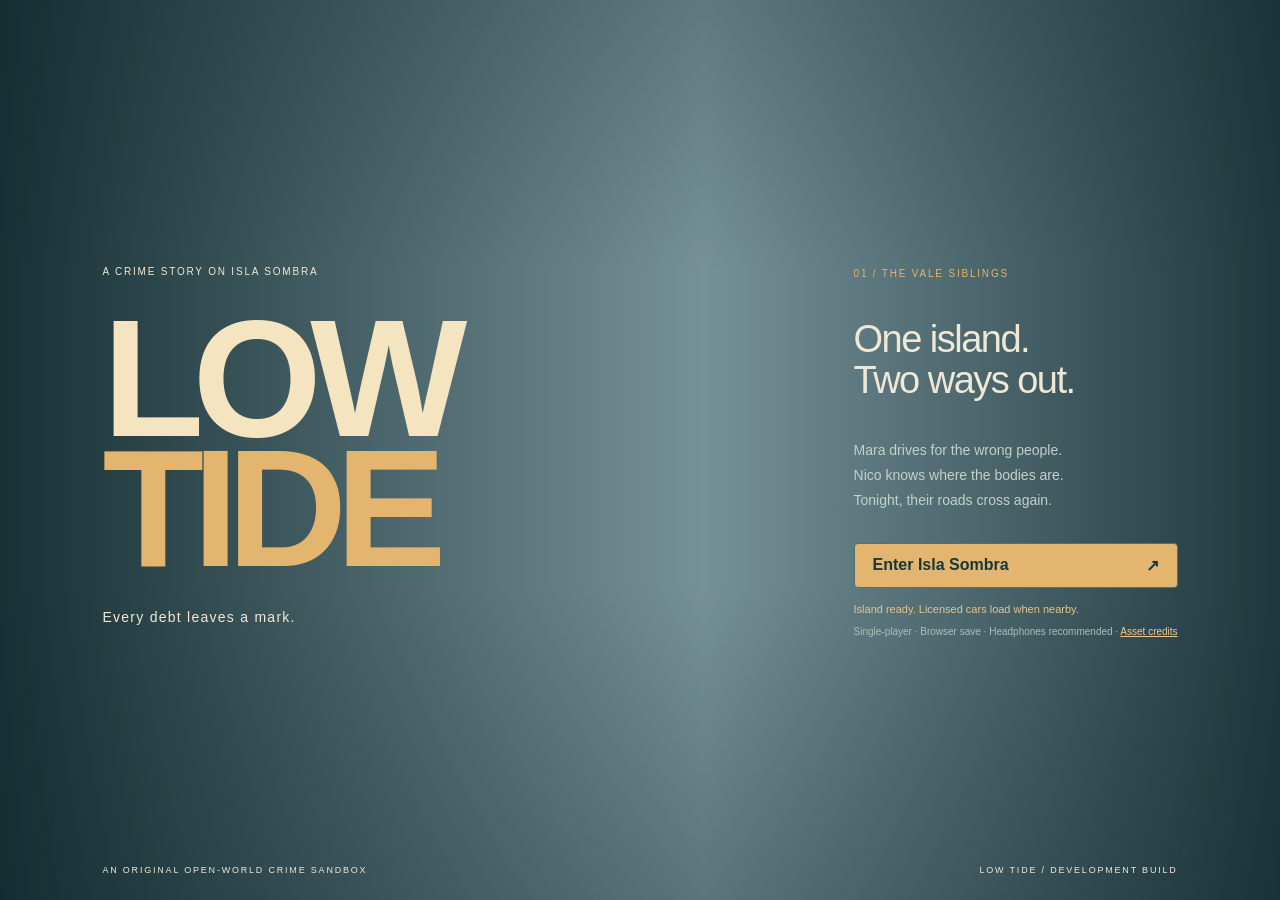
<file: index.html>
<!doctype html><html lang="en"><head><meta charset="utf-8"><meta name="viewport" content="width=device-width,initial-scale=1,viewport-fit=cover,user-scalable=no"><meta name="theme-color" content="#163b3c"><title>Low Tide · Isla Sombra</title><link rel="manifest" href="manifest.webmanifest"><link rel="apple-touch-icon" href="assets/app192.png"><link rel="icon" type="image/svg+xml" href="icon.svg"><link rel="stylesheet" href="style.css"></head><body><canvas id="game" aria-label="Low Tide 3D world"></canvas><div id="damageFlash"></div><div id="vignette"></div><div id="hud" hidden><div id="assetNotice" hidden></div><header><div><small>ISLA SOMBRA</small><h1 id="district">Old Quarter</h1></div><div id="status"></div></header><aside id="objective"></aside><div id="toast" role="status"></div><div id="switchCard" hidden></div><canvas id="minimap" width="170" height="170" aria-label="Island minimap"></canvas><div id="stealth" hidden></div><div id="crosshair">·</div><div id="bottom"><div id="person"></div><div id="hint"></div><button id="menuBtn">Map / Journal</button></div><div id="stick"><i></i></div><div id="look"></div><div id="pedals"><button id="horn">Horn</button><button id="brake" aria-label="Brake and reverse">Brake</button><button id="handbrake">Handbrake</button><button id="gas" aria-label="Accelerate">Gas</button></div><div id="actions"><button id="fire">Fire</button><button id="crouch">Crouch</button><button id="sprint">Run</button><button id="use">Use</button><button id="switch">Switch</button><button id="more" aria-controls="secondaryActions" aria-expanded="false">More ···</button></div><div id="secondaryActions" hidden><button id="photo">Photo</button><button id="reload">Reload</button><button id="heal">Field kit</button><button id="yield">Yield</button></div></div><main id="title"><div class="brand"><small>A CRIME STORY ON ISLA SOMBRA</small><h2>LOW<br><em>TIDE</em></h2><p>Every debt leaves a mark.</p></div><div class="start"><span>01 / THE VALE SIBLINGS</span><h3>One island.<br>Two ways out.</h3><p>Mara drives for the wrong people.<br>Nico knows where the bodies are.<br>Tonight, their roads cross again.</p><button id="begin">Enter Isla Sombra <b>↗</b></button><p id="assetStatus" role="status">Preparing the island…</p><button id="retryAssets" hidden>Retry visual assets</button><small>Single-player · Browser save · Headphones recommended · <a href="credits.html" target="_blank" rel="noopener">Asset credits</a></small></div><footer>AN ORIGINAL OPEN-WORLD CRIME SANDBOX <span>LOW TIDE / DEVELOPMENT BUILD</span></footer></main><section id="panel" hidden></section><section id="photoPanel" hidden><strong>ISLA SOMBRA / PHOTO</strong><label>Distance <input id="photoDistance" type="range" min="4" max="80" step="1"></label><label>Lens <input id="photoFov" type="range" min="28" max="85" step="1"></label><label>Sun <input id="photoSun" type="range" min="0" max="23.9" step=".1"></label><button id="photoSave">Save PNG</button><button id="photoClose">Return</button><span id="photoResult" role="status"></span></section><section id="resumePanel" hidden role="dialog" aria-label="Resume the island"><h2>Your story is still here.</h2><p id="resumeStatus"></p><button id="resumeGame">Continue playing</button></section><section id="recovery" hidden role="alertdialog" aria-label="Graphics recovery"><h2>Keep your place on the island.</h2><p id="recoverStatus"></p><button id="recoverReload">Reload island</button><button id="recoverExport">Export save</button></section><script type="module" src="src/boot.js"></script></body></html>
</file>
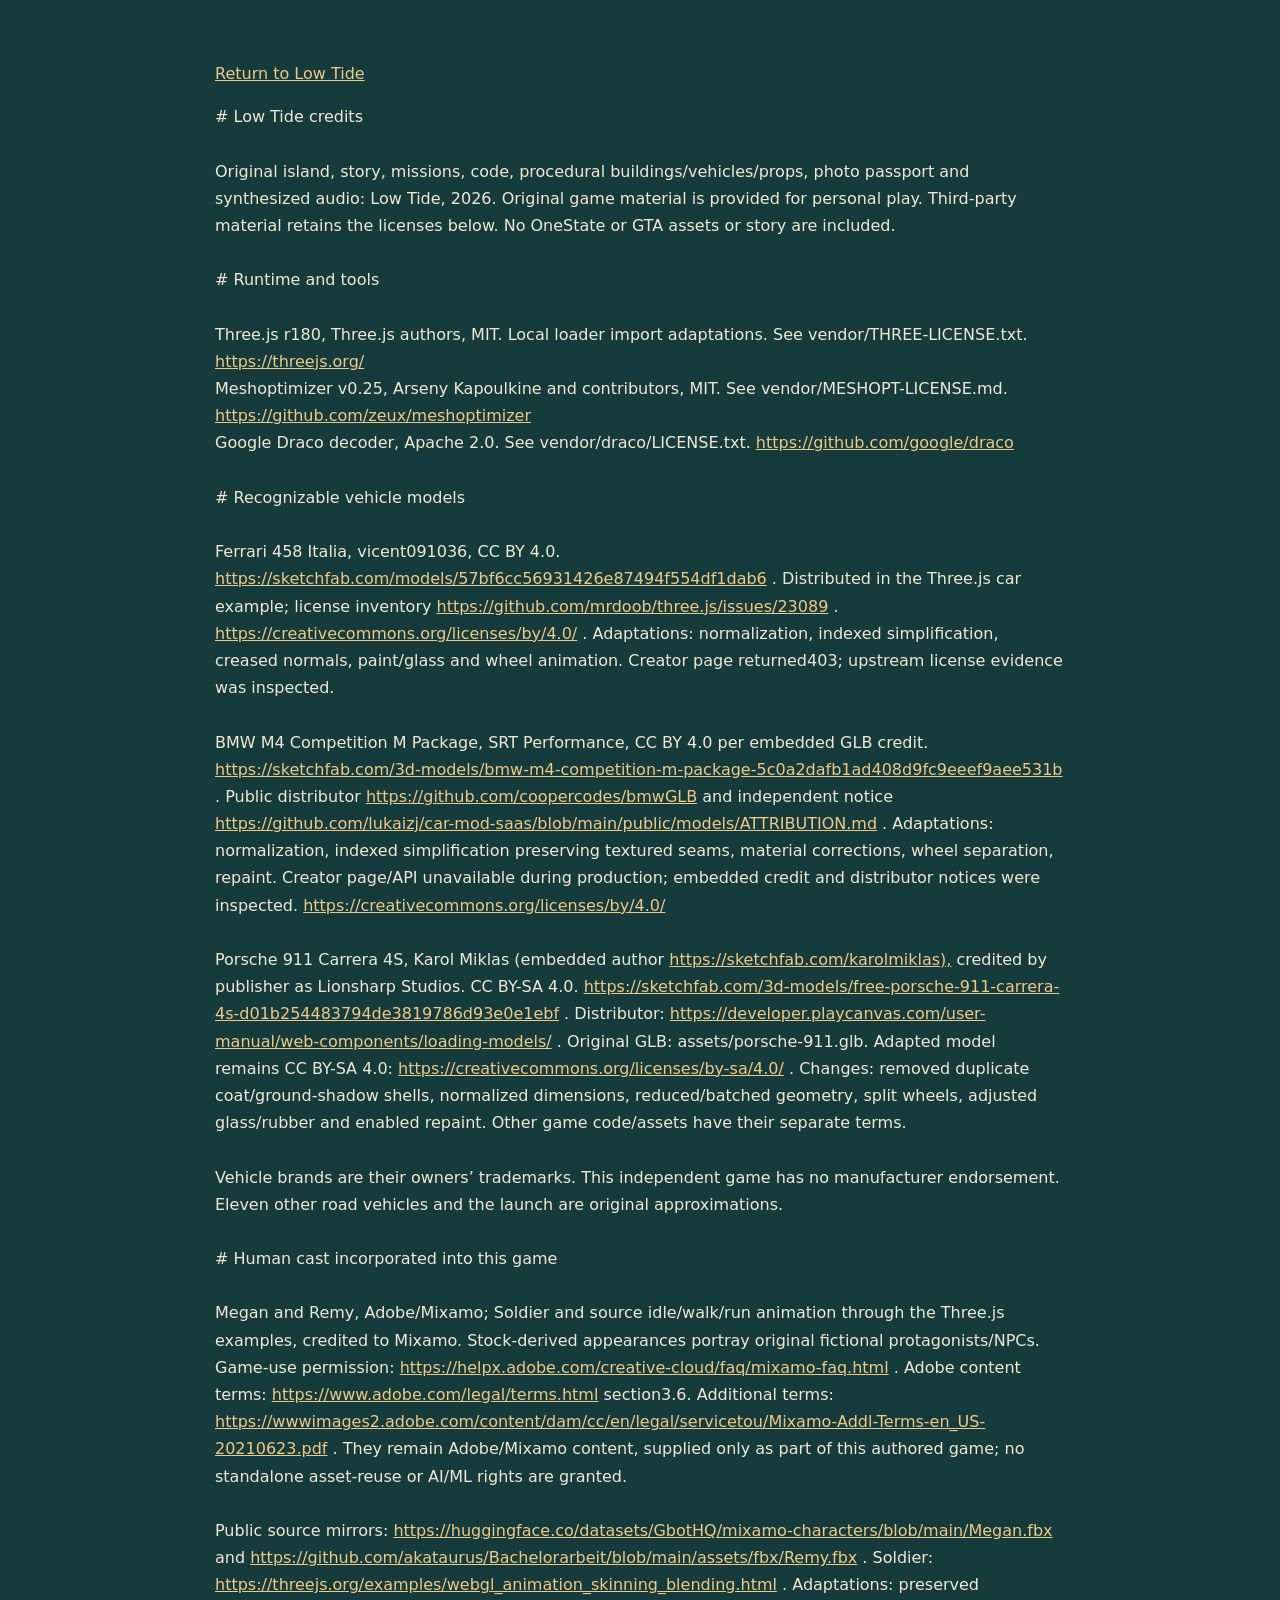
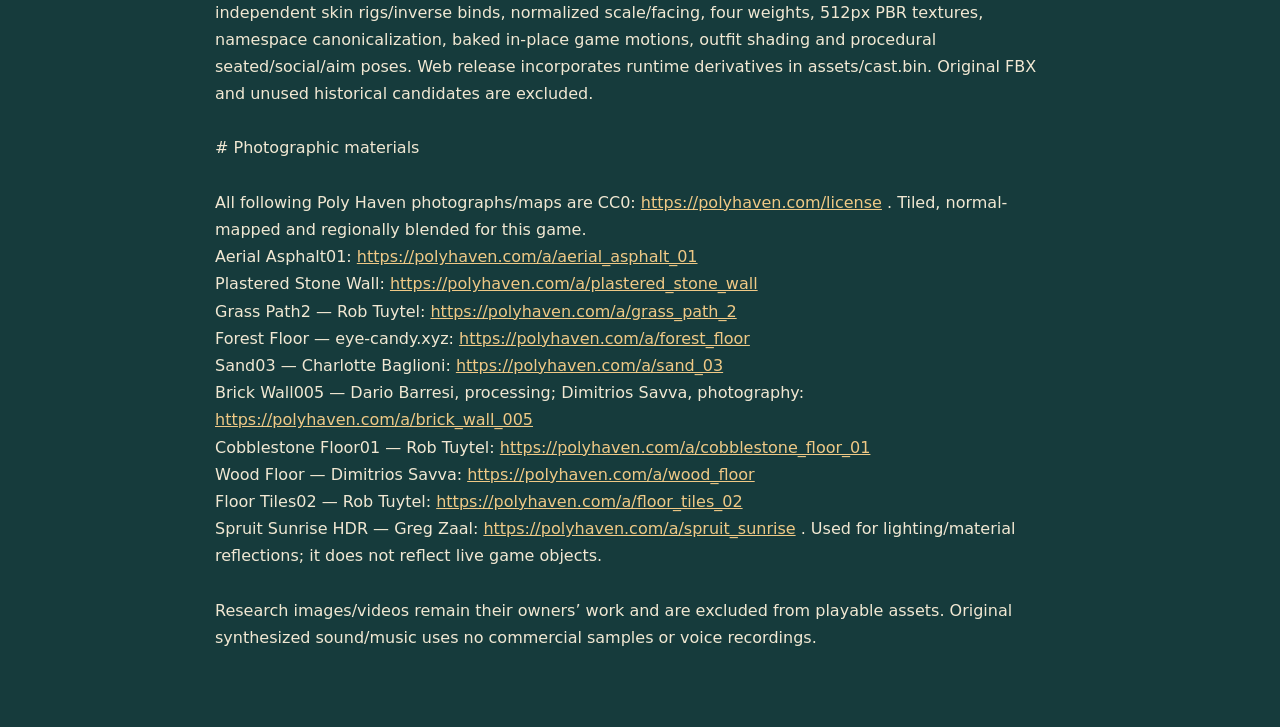
<file: credits.html>
<!doctype html><meta charset=utf-8><meta name=viewport content="width=device-width,initial-scale=1"><title>Low Tide · credits</title><style>body{font:16px/1.7 system-ui;background:#163b3c;color:#f1e8d3;max-width:850px;margin:40px auto;padding:20px}a{color:#efc986}pre{white-space:pre-wrap;overflow-wrap:anywhere;font:inherit}</style><a href=index.html>Return to Low Tide</a><pre># Low Tide credits

Original island, story, missions, code, procedural buildings/vehicles/props, photo passport and synthesized audio: Low Tide, 2026. Original game material is provided for personal play. Third-party material retains the licenses below. No OneState or GTA assets or story are included.

# Runtime and tools

Three.js r180, Three.js authors, MIT. Local loader import adaptations. See vendor/THREE-LICENSE.txt. <a href="https://threejs.org/">https://threejs.org/</a>
Meshoptimizer v0.25, Arseny Kapoulkine and contributors, MIT. See vendor/MESHOPT-LICENSE.md. <a href="https://github.com/zeux/meshoptimizer">https://github.com/zeux/meshoptimizer</a>
Google Draco decoder, Apache 2.0. See vendor/draco/LICENSE.txt. <a href="https://github.com/google/draco">https://github.com/google/draco</a>

# Recognizable vehicle models

Ferrari 458 Italia, vicent091036, CC BY 4.0. <a href="https://sketchfab.com/models/57bf6cc56931426e87494f554df1dab6">https://sketchfab.com/models/57bf6cc56931426e87494f554df1dab6</a> . Distributed in the Three.js car example; license inventory <a href="https://github.com/mrdoob/three.js/issues/23089">https://github.com/mrdoob/three.js/issues/23089</a> . <a href="https://creativecommons.org/licenses/by/4.0/">https://creativecommons.org/licenses/by/4.0/</a> . Adaptations: normalization, indexed simplification, creased normals, paint/glass and wheel animation. Creator page returned403; upstream license evidence was inspected.

BMW M4 Competition M Package, SRT Performance, CC BY 4.0 per embedded GLB credit. <a href="https://sketchfab.com/3d-models/bmw-m4-competition-m-package-5c0a2dafb1ad408d9fc9eeef9aee531b">https://sketchfab.com/3d-models/bmw-m4-competition-m-package-5c0a2dafb1ad408d9fc9eeef9aee531b</a> . Public distributor <a href="https://github.com/coopercodes/bmwGLB">https://github.com/coopercodes/bmwGLB</a> and independent notice <a href="https://github.com/lukaizj/car-mod-saas/blob/main/public/models/ATTRIBUTION.md">https://github.com/lukaizj/car-mod-saas/blob/main/public/models/ATTRIBUTION.md</a> . Adaptations: normalization, indexed simplification preserving textured seams, material corrections, wheel separation, repaint. Creator page/API unavailable during production; embedded credit and distributor notices were inspected. <a href="https://creativecommons.org/licenses/by/4.0/">https://creativecommons.org/licenses/by/4.0/</a>

Porsche 911 Carrera 4S, Karol Miklas (embedded author <a href="https://sketchfab.com/karolmiklas),">https://sketchfab.com/karolmiklas),</a> credited by publisher as Lionsharp Studios. CC BY-SA 4.0. <a href="https://sketchfab.com/3d-models/free-porsche-911-carrera-4s-d01b254483794de3819786d93e0e1ebf">https://sketchfab.com/3d-models/free-porsche-911-carrera-4s-d01b254483794de3819786d93e0e1ebf</a> . Distributor: <a href="https://developer.playcanvas.com/user-manual/web-components/loading-models/">https://developer.playcanvas.com/user-manual/web-components/loading-models/</a> . Original GLB: assets/porsche-911.glb. Adapted model remains CC BY-SA 4.0: <a href="https://creativecommons.org/licenses/by-sa/4.0/">https://creativecommons.org/licenses/by-sa/4.0/</a> . Changes: removed duplicate coat/ground-shadow shells, normalized dimensions, reduced/batched geometry, split wheels, adjusted glass/rubber and enabled repaint. Other game code/assets have their separate terms.

Vehicle brands are their owners’ trademarks. This independent game has no manufacturer endorsement. Eleven other road vehicles and the launch are original approximations.

# Human cast incorporated into this game

Megan and Remy, Adobe/Mixamo; Soldier and source idle/walk/run animation through the Three.js examples, credited to Mixamo. Stock-derived appearances portray original fictional protagonists/NPCs. Game-use permission: <a href="https://helpx.adobe.com/creative-cloud/faq/mixamo-faq.html">https://helpx.adobe.com/creative-cloud/faq/mixamo-faq.html</a> . Adobe content terms: <a href="https://www.adobe.com/legal/terms.html">https://www.adobe.com/legal/terms.html</a> section3.6. Additional terms: <a href="https://wwwimages2.adobe.com/content/dam/cc/en/legal/servicetou/Mixamo-Addl-Terms-en_US-20210623.pdf">https://wwwimages2.adobe.com/content/dam/cc/en/legal/servicetou/Mixamo-Addl-Terms-en_US-20210623.pdf</a> . They remain Adobe/Mixamo content, supplied only as part of this authored game; no standalone asset-reuse or AI/ML rights are granted.

Public source mirrors: <a href="https://huggingface.co/datasets/GbotHQ/mixamo-characters/blob/main/Megan.fbx">https://huggingface.co/datasets/GbotHQ/mixamo-characters/blob/main/Megan.fbx</a> and <a href="https://github.com/akataurus/Bachelorarbeit/blob/main/assets/fbx/Remy.fbx">https://github.com/akataurus/Bachelorarbeit/blob/main/assets/fbx/Remy.fbx</a> . Soldier: <a href="https://threejs.org/examples/webgl_animation_skinning_blending.html">https://threejs.org/examples/webgl_animation_skinning_blending.html</a> . Adaptations: preserved independent skin rigs/inverse binds, normalized scale/facing, four weights, 512px PBR textures, namespace canonicalization, baked in-place game motions, outfit shading and procedural seated/social/aim poses. Web release incorporates runtime derivatives in assets/cast.bin. Original FBX and unused historical candidates are excluded.

# Photographic materials

All following Poly Haven photographs/maps are CC0: <a href="https://polyhaven.com/license">https://polyhaven.com/license</a> . Tiled, normal-mapped and regionally blended for this game.
Aerial Asphalt01: <a href="https://polyhaven.com/a/aerial_asphalt_01">https://polyhaven.com/a/aerial_asphalt_01</a>
Plastered Stone Wall: <a href="https://polyhaven.com/a/plastered_stone_wall">https://polyhaven.com/a/plastered_stone_wall</a>
Grass Path2 — Rob Tuytel: <a href="https://polyhaven.com/a/grass_path_2">https://polyhaven.com/a/grass_path_2</a>
Forest Floor — eye-candy.xyz: <a href="https://polyhaven.com/a/forest_floor">https://polyhaven.com/a/forest_floor</a>
Sand03 — Charlotte Baglioni: <a href="https://polyhaven.com/a/sand_03">https://polyhaven.com/a/sand_03</a>
Brick Wall005 — Dario Barresi, processing; Dimitrios Savva, photography: <a href="https://polyhaven.com/a/brick_wall_005">https://polyhaven.com/a/brick_wall_005</a>
Cobblestone Floor01 — Rob Tuytel: <a href="https://polyhaven.com/a/cobblestone_floor_01">https://polyhaven.com/a/cobblestone_floor_01</a>
Wood Floor — Dimitrios Savva: <a href="https://polyhaven.com/a/wood_floor">https://polyhaven.com/a/wood_floor</a>
Floor Tiles02 — Rob Tuytel: <a href="https://polyhaven.com/a/floor_tiles_02">https://polyhaven.com/a/floor_tiles_02</a>
Spruit Sunrise HDR — Greg Zaal: <a href="https://polyhaven.com/a/spruit_sunrise">https://polyhaven.com/a/spruit_sunrise</a> . Used for lighting/material reflections; it does not reflect live game objects.

Research images/videos remain their owners’ work and are excluded from playable assets. Original synthesized sound/music uses no commercial samples or voice recordings.
</pre>
</file>
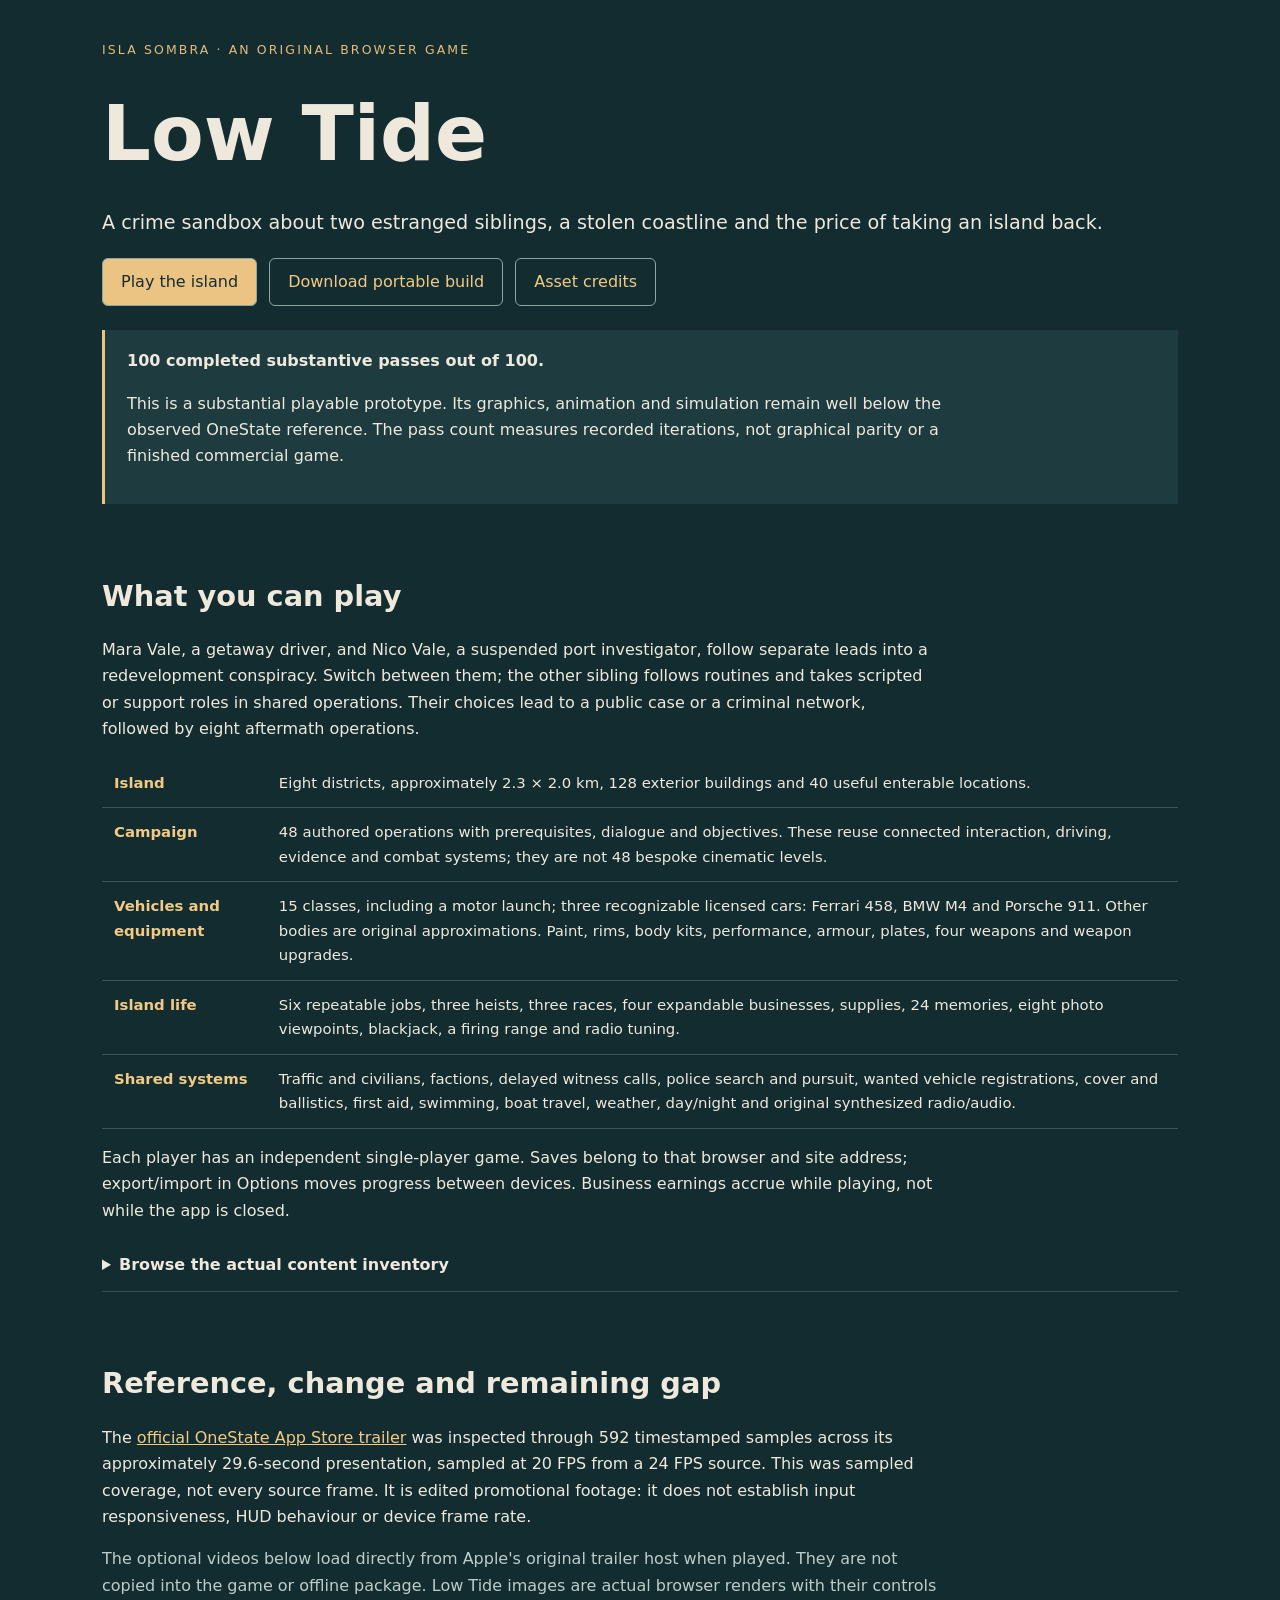
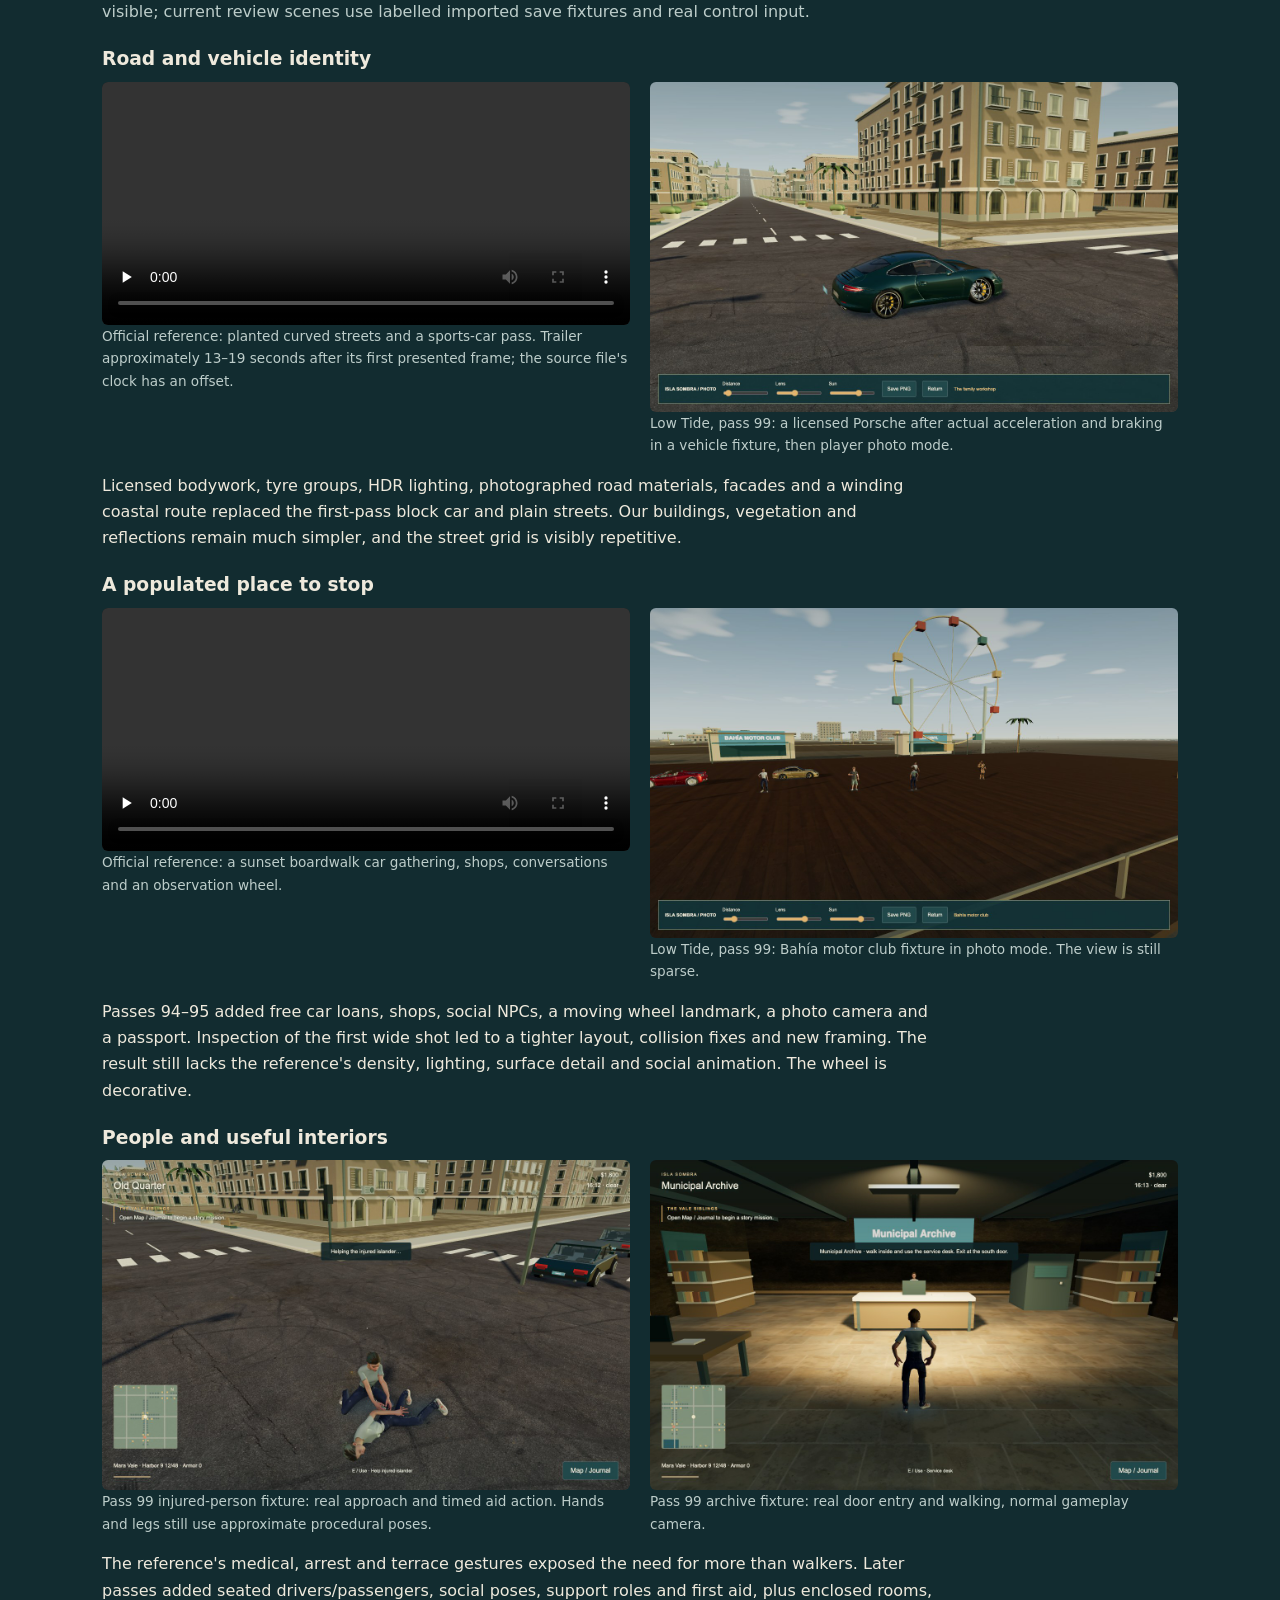
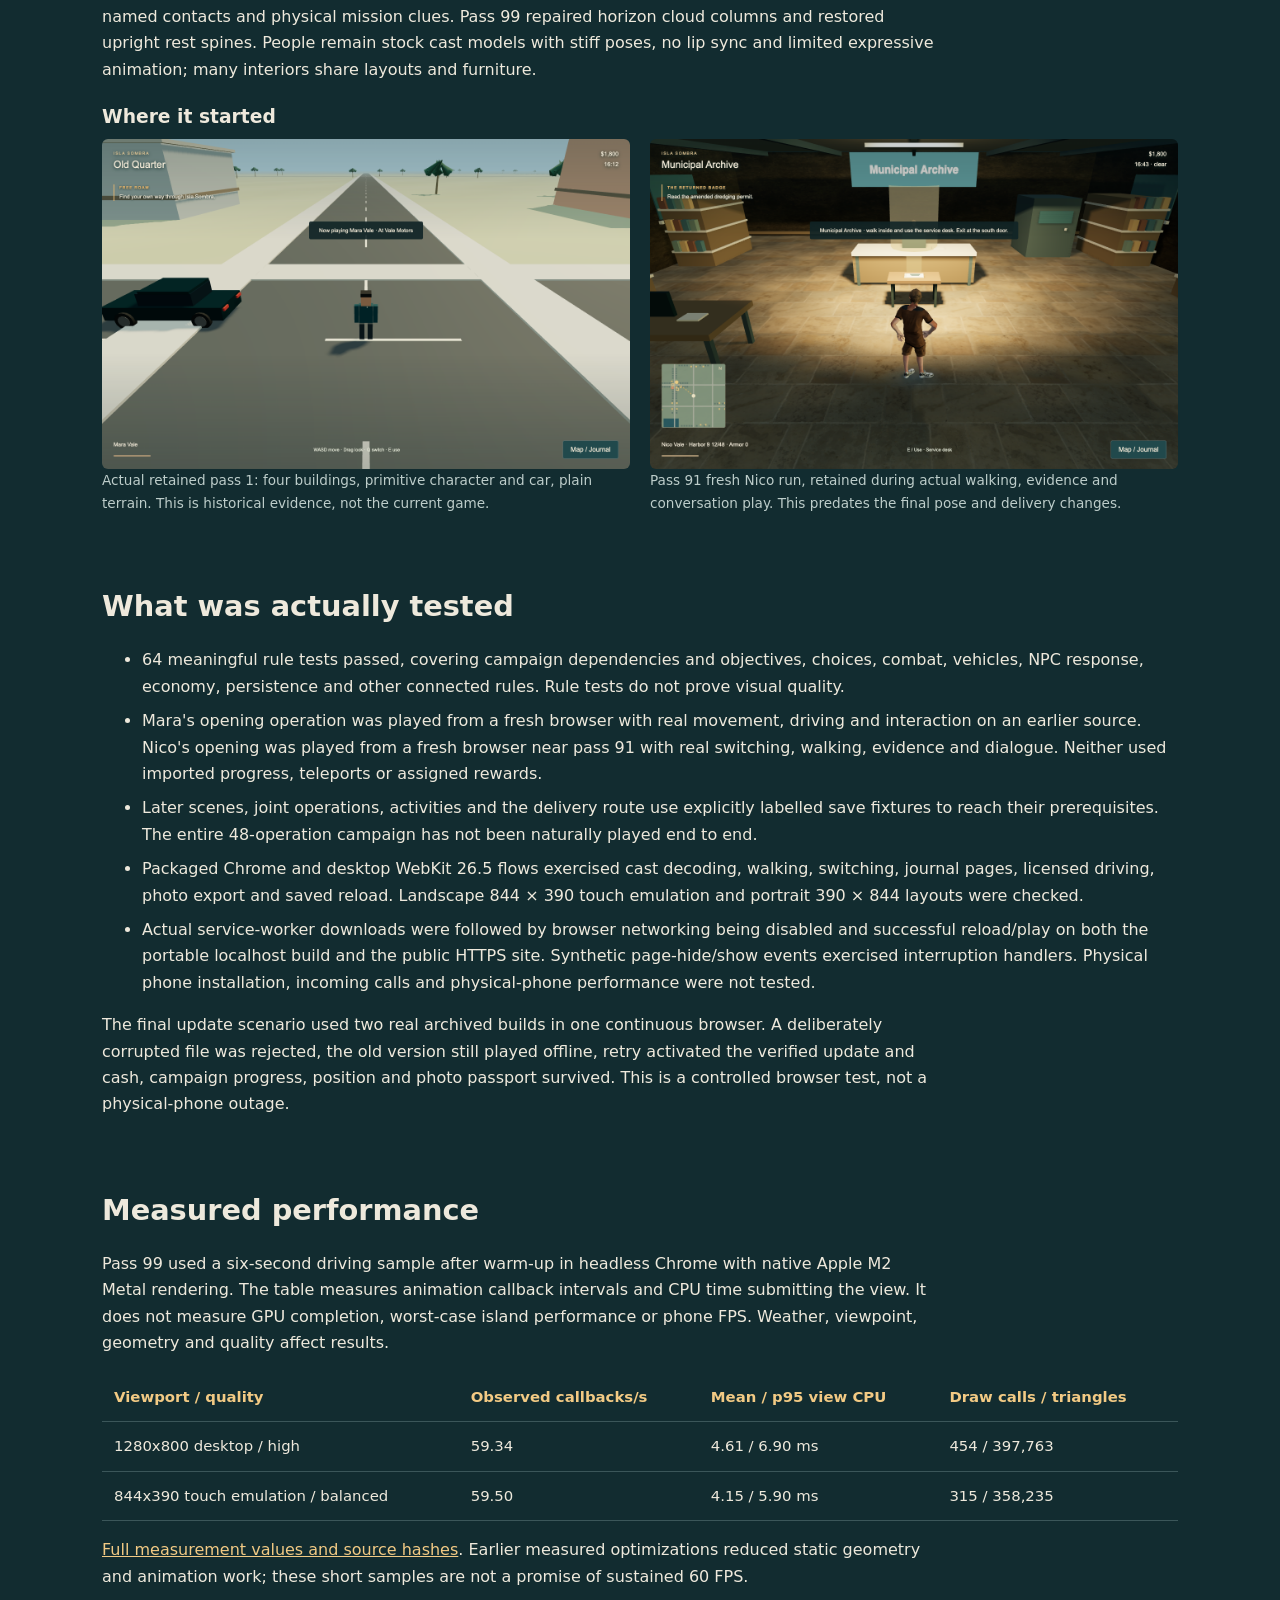
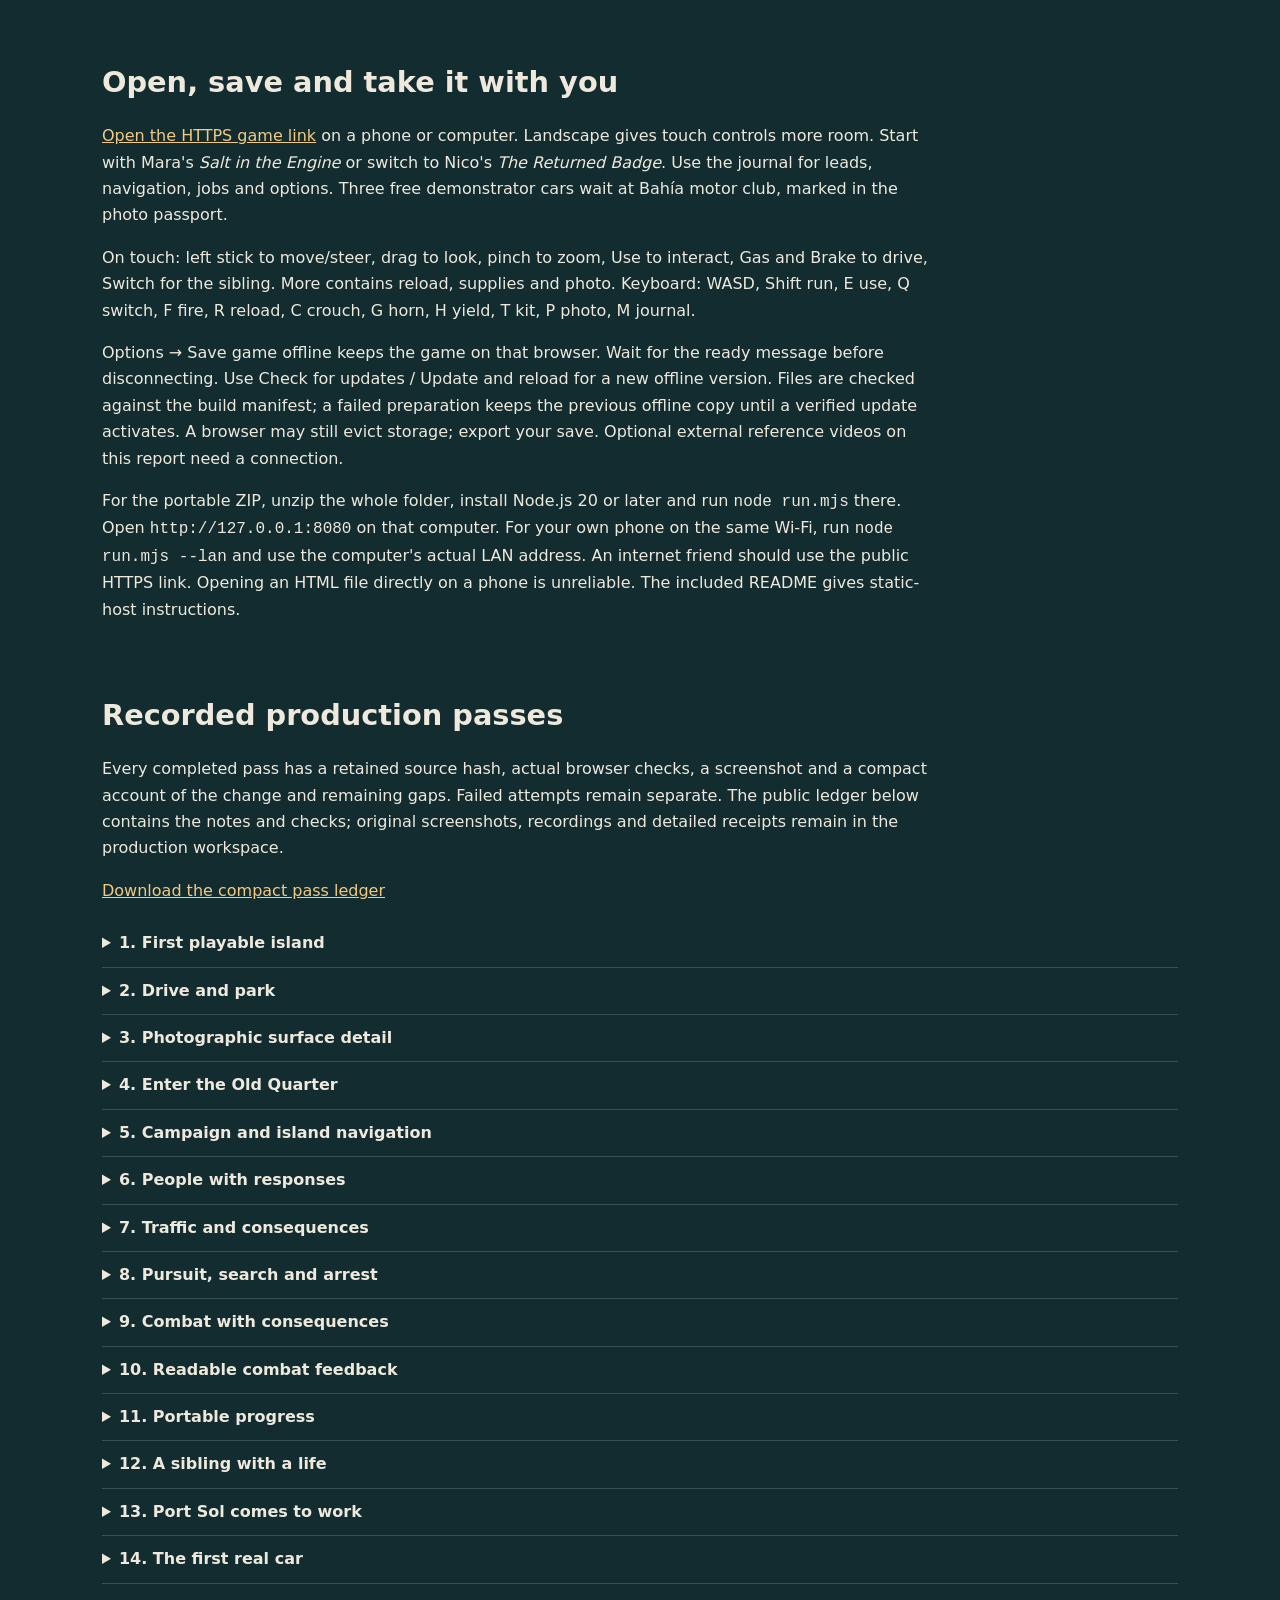
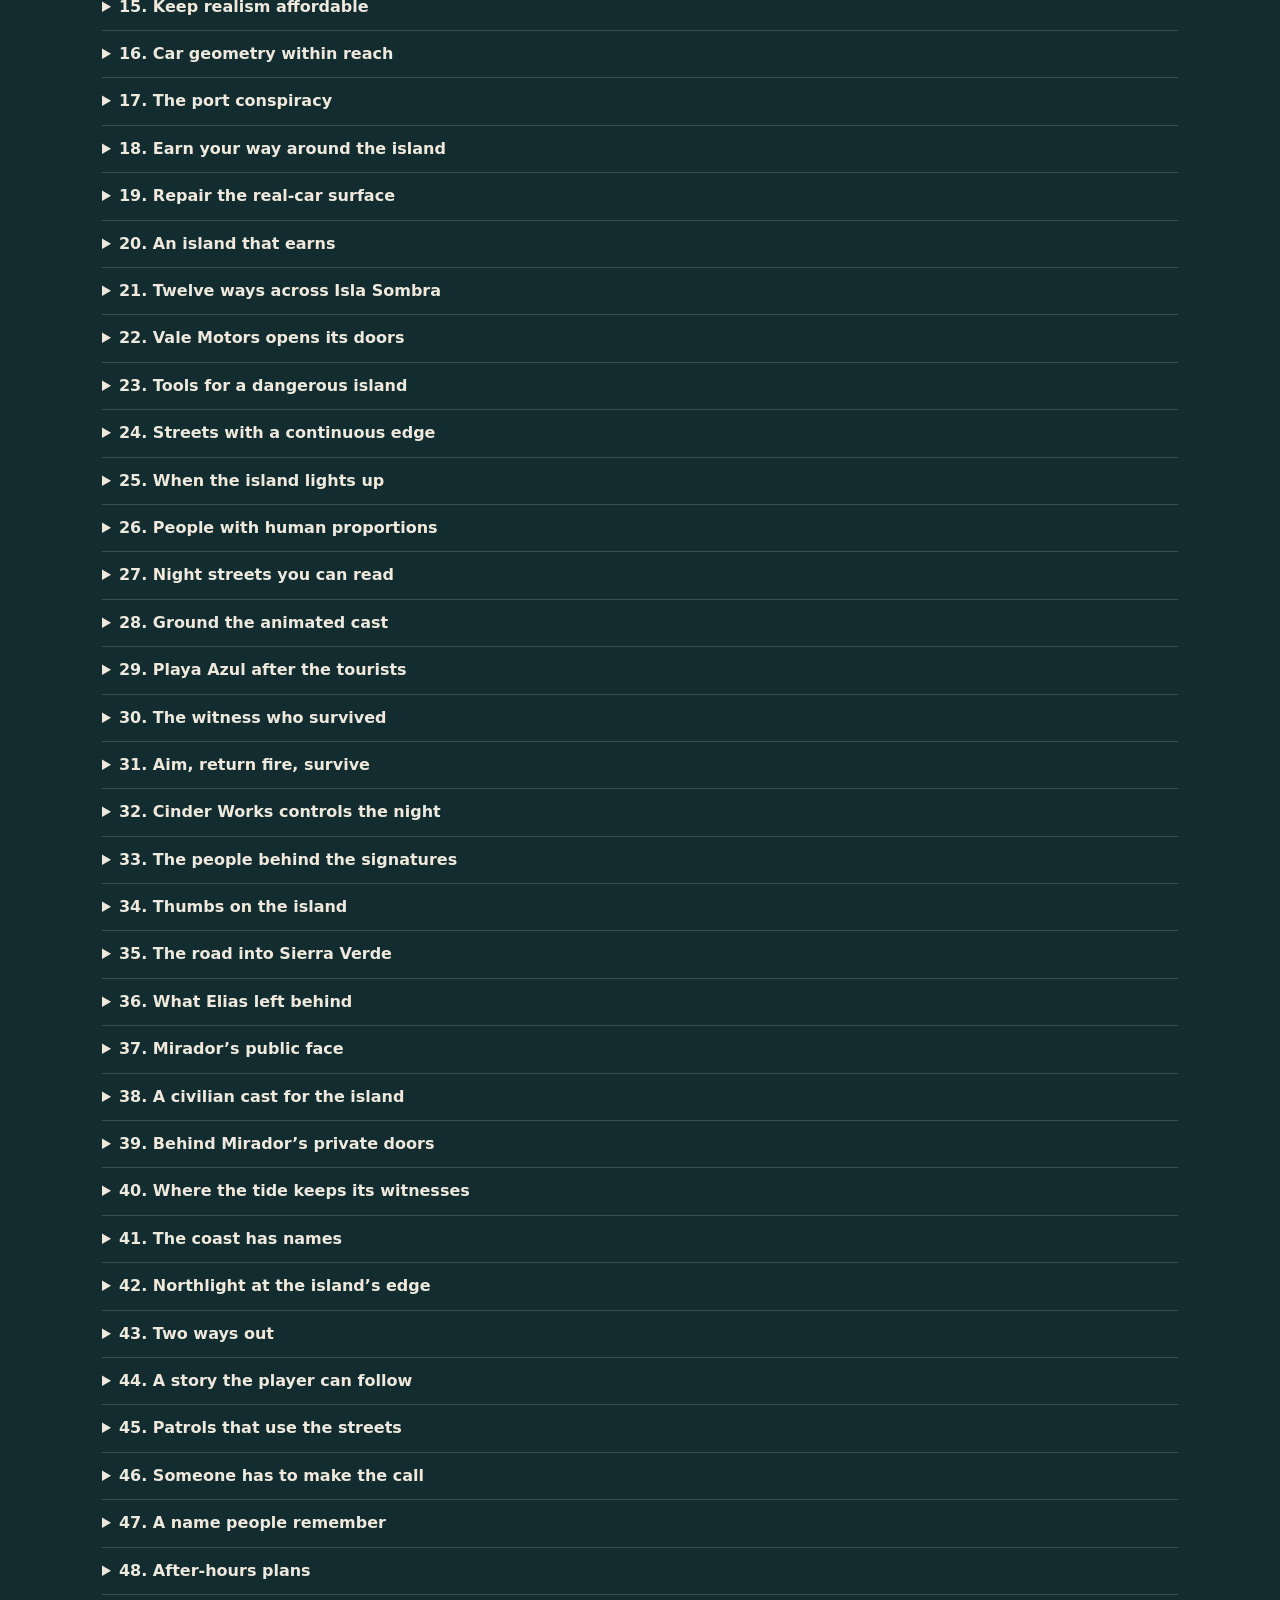
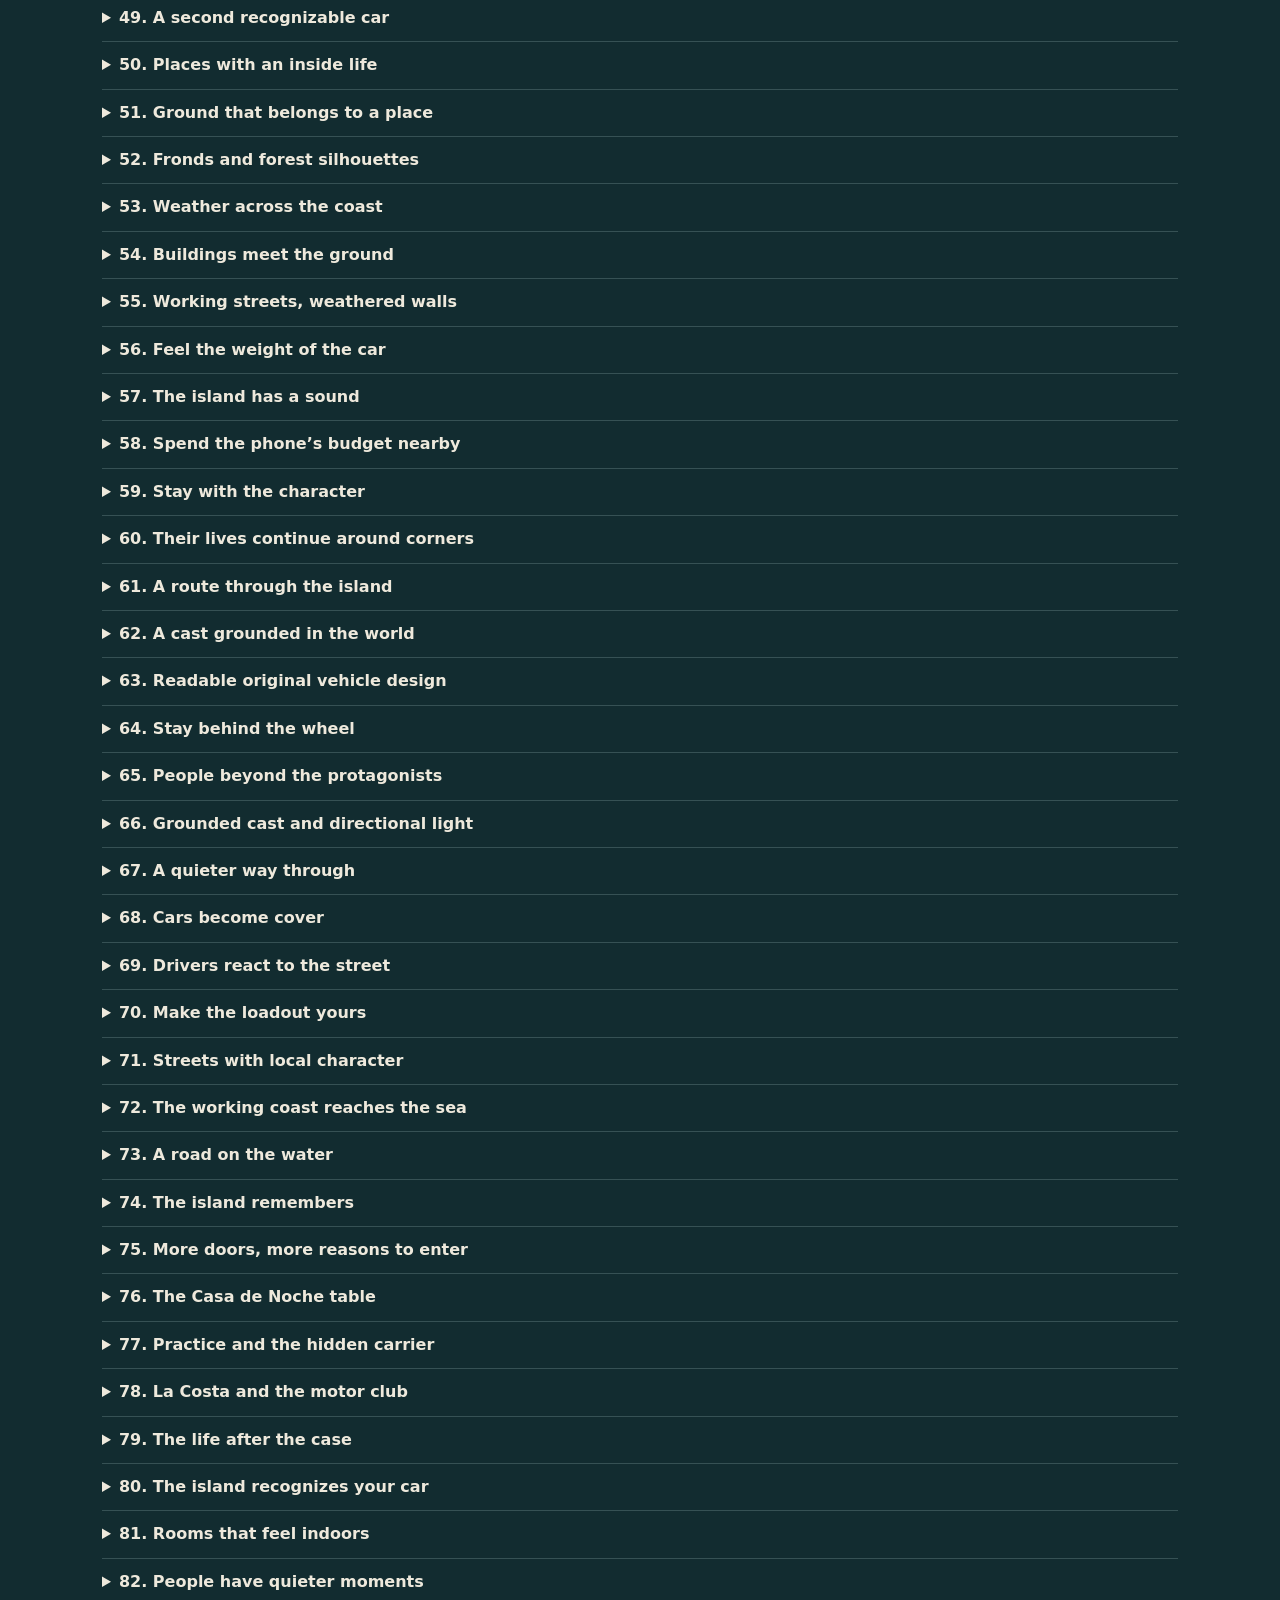
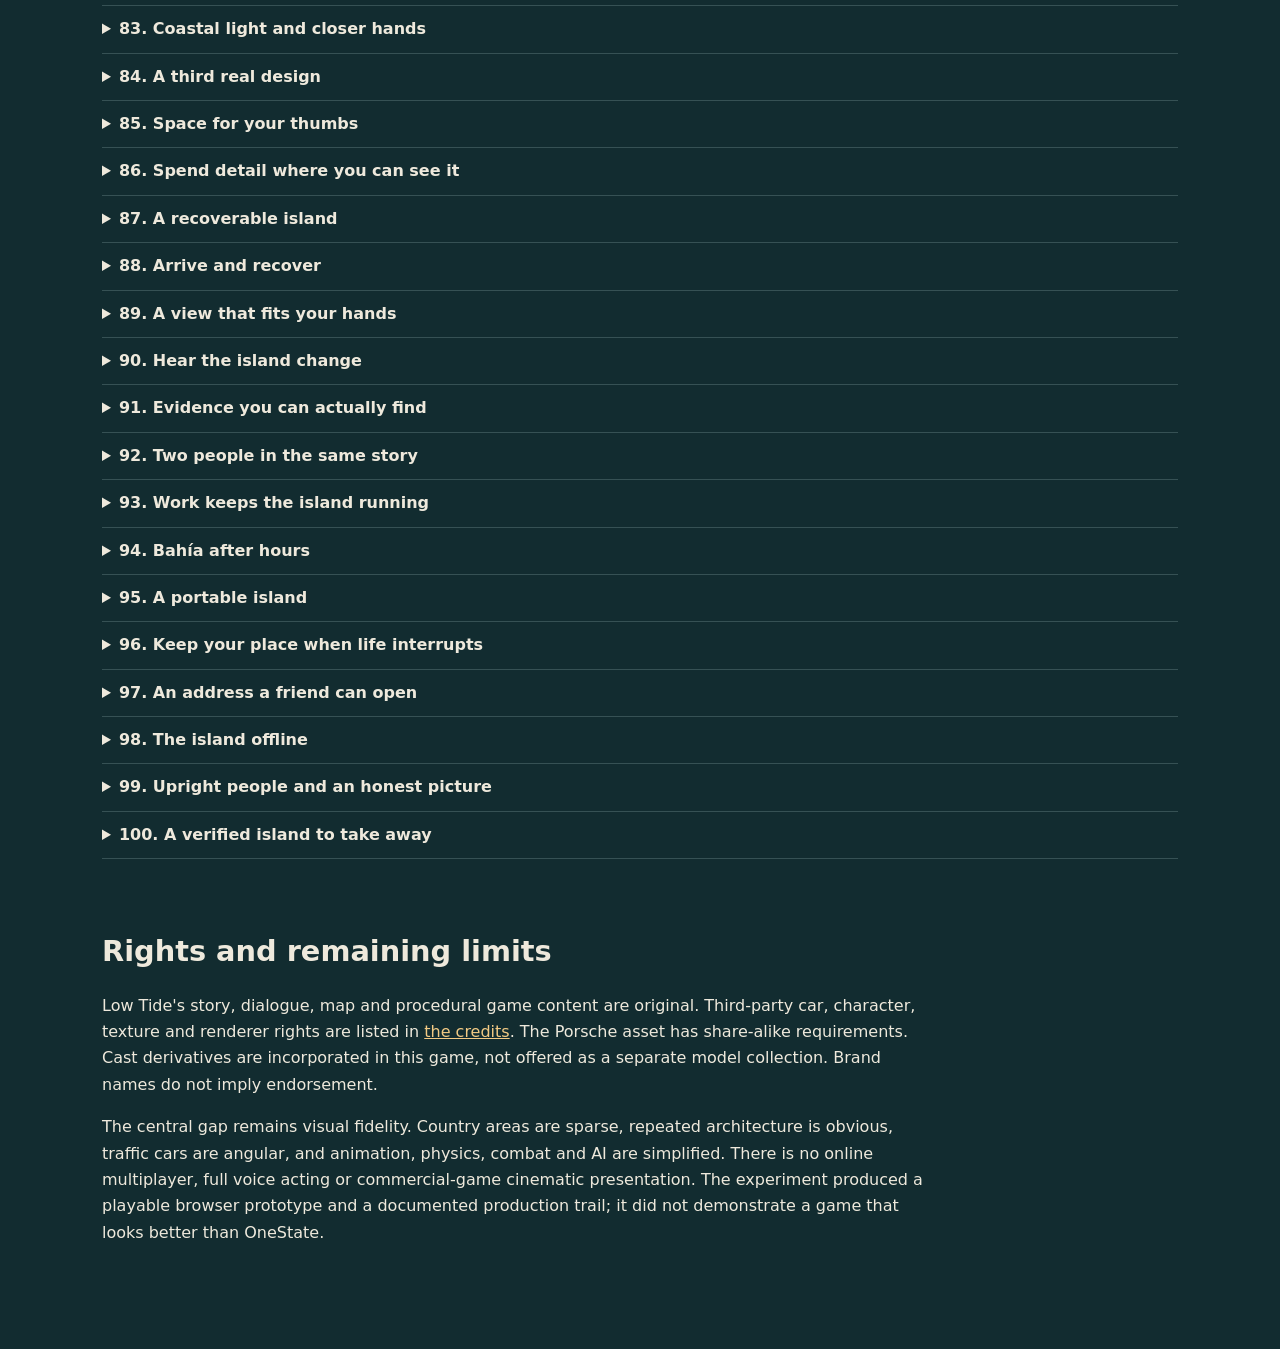
<file: production.html>
<!doctype html><html lang="en"><head><meta charset="utf-8"><meta name="viewport" content="width=device-width,initial-scale=1"><meta name="color-scheme" content="dark"><title>Low Tide · production notes</title><style>
:root{font:16px/1.65 system-ui,sans-serif;color:#eee9dc;background:#122c30}*{box-sizing:border-box}body{margin:0}main{max-width:1120px;margin:auto;padding:28px 22px 90px}a{color:#f2ca84}h1,h2,h3{line-height:1.2}h1{font-size:clamp(2.2rem,7vw,4.8rem);margin:.35em 0}h2{margin-top:2.6em;font-size:1.8rem}h3{margin:1.2em 0 .6em}p{max-width:82ch}.eyebrow{letter-spacing:.17em;color:#e3bb7c;font-size:.78rem;text-transform:uppercase}.lead{font-size:1.2rem}.actions{display:flex;flex-wrap:wrap;gap:12px}.actions a{border:1px solid #8ca7a1;padding:10px 18px;text-decoration:none;border-radius:6px}.actions a:first-child{background:#ebc382;color:#142e32}.callout{padding:18px 22px;border-left:3px solid #edc382;background:#1e3c40;margin:24px 0}.grid{display:grid;grid-template-columns:1fr 1fr;gap:20px}figure{margin:0}img,video{display:block;width:100%;height:auto;border-radius:6px;background:#071a1d}figcaption,small{font-size:.85rem;color:#bdcdca}video{aspect-ratio:2.17;object-fit:contain}.tableWrap{overflow:auto}table{width:100%;border-collapse:collapse;min-width:560px;font-size:.93rem}th,td{padding:12px;text-align:left;vertical-align:top;border-bottom:1px solid #3b5659}th{color:#f2ca84}details{border-bottom:1px solid #365154;padding:12px 0}summary{cursor:pointer;font-weight:600}li{margin:8px 0}.muted{color:#bdcdca}.metric{font-size:1.2rem;font-weight:600}code{overflow-wrap:anywhere}.ledger p{font-size:.93rem}.ledger small{display:block}.ledger details{padding:10px 0}@media(max-width:700px){.grid{grid-template-columns:1fr}main{padding:20px 16px 60px}.lead{font-size:1.05rem}}
</style></head><body><main>
<p class="eyebrow">Isla Sombra · an original browser game</p><h1>Low Tide</h1><p class="lead">A crime sandbox about two estranged siblings, a stolen coastline and the price of taking an island back.</p>
<div class="actions"><a href="./">Play the island</a><a href="https://github.com/jhrch7/low-tide/releases">Download portable build</a><a href="credits.html">Asset credits</a></div>
<div class="callout"><strong id="passCount">A 100-pass production experiment.</strong><p>This is a substantial playable prototype. Its graphics, animation and simulation remain well below the observed OneState reference. The pass count measures recorded iterations, not graphical parity or a finished commercial game.</p></div>
<h2>What you can play</h2><p>Mara Vale, a getaway driver, and Nico Vale, a suspended port investigator, follow separate leads into a redevelopment conspiracy. Switch between them; the other sibling follows routines and takes scripted or support roles in shared operations. Their choices lead to a public case or a criminal network, followed by eight aftermath operations.</p>
<div class="tableWrap"><table><tbody><tr><th>Island</th><td>Eight districts, approximately 2.3 × 2.0 km, 128 exterior buildings and 40 useful enterable locations.</td></tr><tr><th>Campaign</th><td>48 authored operations with prerequisites, dialogue and objectives. These reuse connected interaction, driving, evidence and combat systems; they are not 48 bespoke cinematic levels.</td></tr><tr><th>Vehicles and equipment</th><td>15 classes, including a motor launch; three recognizable licensed cars: Ferrari 458, BMW M4 and Porsche 911. Other bodies are original approximations. Paint, rims, body kits, performance, armour, plates, four weapons and weapon upgrades.</td></tr><tr><th>Island life</th><td>Six repeatable jobs, three heists, three races, four expandable businesses, supplies, 24 memories, eight photo viewpoints, blackjack, a firing range and radio tuning.</td></tr><tr><th>Shared systems</th><td>Traffic and civilians, factions, delayed witness calls, police search and pursuit, wanted vehicle registrations, cover and ballistics, first aid, swimming, boat travel, weather, day/night and original synthesized radio/audio.</td></tr></tbody></table></div>
<p>Each player has an independent single-player game. Saves belong to that browser and site address; export/import in Options moves progress between devices. Business earnings accrue while playing, not while the app is closed.</p>
<details><summary>Browse the actual content inventory</summary><div id="inventory"></div><p><a href="public-notes/content-inventory.json">Download the structured inventory</a></p></details>
<h2>Reference, change and remaining gap</h2><p>The <a href="https://apps.apple.com/us/app/onestate-rp-role-play-online/id1597760047">official OneState App Store trailer</a> was inspected through 592 timestamped samples across its approximately 29.6-second presentation, sampled at 20 FPS from a 24 FPS source. This was sampled coverage, not every source frame. It is edited promotional footage: it does not establish input responsiveness, HUD behaviour or device frame rate.</p><p class="muted">The optional videos below load directly from Apple's original trailer host when played. They are not copied into the game or offline package. Low Tide images are actual browser renders with their controls visible; current review scenes use labelled imported save fixtures and real control input.</p>
<h3>Road and vehicle identity</h3><div class="grid"><figure><video controls preload="none" playsinline src="https://apptrailers.itunes.apple.com/itunes-assets/PurpleVideo221/v4/27/58/1d/27581da9-bfb3-de86-7fde-050954fa5fd1/P1343165533_Anull_video_gr240_sdr_1128x520-.mp4#t=23,29.4"></video><figcaption>Official reference: planted curved streets and a sports-car pass. Trailer approximately 13–19 seconds after its first presented frame; the source file's clock has an offset.</figcaption></figure><figure><img src="public-notes/road.jpg" alt="Actual Low Tide Porsche on an Old Quarter street with repeated limestone facades" loading="lazy"><figcaption>Low Tide, pass 99: a licensed Porsche after actual acceleration and braking in a vehicle fixture, then player photo mode.</figcaption></figure></div><p>Licensed bodywork, tyre groups, HDR lighting, photographed road materials, facades and a winding coastal route replaced the first-pass block car and plain streets. Our buildings, vegetation and reflections remain much simpler, and the street grid is visibly repetitive.</p>
<h3>A populated place to stop</h3><div class="grid"><figure><video controls preload="none" playsinline src="https://apptrailers.itunes.apple.com/itunes-assets/PurpleVideo221/v4/27/58/1d/27581da9-bfb3-de86-7fde-050954fa5fd1/P1343165533_Anull_video_gr240_sdr_1128x520-.mp4#t=29.5,37"></video><figcaption>Official reference: a sunset boardwalk car gathering, shops, conversations and an observation wheel.</figcaption></figure><figure><img src="public-notes/car-meet.jpg" alt="Actual Low Tide seaside car club with cars, people, shops and a simple observation wheel" loading="lazy"><figcaption>Low Tide, pass 99: Bahía motor club fixture in photo mode. The view is still sparse.</figcaption></figure></div><p>Passes 94–95 added free car loans, shops, social NPCs, a moving wheel landmark, a photo camera and a passport. Inspection of the first wide shot led to a tighter layout, collision fixes and new framing. The result still lacks the reference's density, lighting, surface detail and social animation. The wheel is decorative.</p>
<h3>People and useful interiors</h3><div class="grid"><figure><img src="public-notes/aid.jpg" alt="Actual gameplay of Mara helping a downed civilian, with a visibly approximate procedural pose" loading="lazy"><figcaption>Pass 99 injured-person fixture: real approach and timed aid action. Hands and legs still use approximate procedural poses.</figcaption></figure><figure><img src="public-notes/archive.jpg" alt="Actual Municipal Archive interior with a service contact, desk and shelves" loading="lazy"><figcaption>Pass 99 archive fixture: real door entry and walking, normal gameplay camera.</figcaption></figure></div><p>The reference's medical, arrest and terrace gestures exposed the need for more than walkers. Later passes added seated drivers/passengers, social poses, support roles and first aid, plus enclosed rooms, named contacts and physical mission clues. Pass 99 repaired horizon cloud columns and restored upright rest spines. People remain stock cast models with stiff poses, no lip sync and limited expressive animation; many interiors share layouts and furniture.</p>
<h3>Where it started</h3><div class="grid"><figure><img src="public-notes/first-pass.png" alt="Retained first-pass Low Tide screenshot with a block character, crude car and sparse buildings" loading="lazy"><figcaption>Actual retained pass 1: four buildings, primitive character and car, plain terrain. This is historical evidence, not the current game.</figcaption></figure><figure><img src="public-notes/nico-opening.png" alt="Retained gameplay during Nico's naturally played opening mission" loading="lazy"><figcaption>Pass 91 fresh Nico run, retained during actual walking, evidence and conversation play. This predates the final pose and delivery changes.</figcaption></figure></div>
<h2>What was actually tested</h2><ul><li>64 meaningful rule tests passed, covering campaign dependencies and objectives, choices, combat, vehicles, NPC response, economy, persistence and other connected rules. Rule tests do not prove visual quality.</li><li>Mara's opening operation was played from a fresh browser with real movement, driving and interaction on an earlier source. Nico's opening was played from a fresh browser near pass 91 with real switching, walking, evidence and dialogue. Neither used imported progress, teleports or assigned rewards.</li><li>Later scenes, joint operations, activities and the delivery route use explicitly labelled save fixtures to reach their prerequisites. The entire 48-operation campaign has not been naturally played end to end.</li><li>Packaged Chrome and desktop WebKit 26.5 flows exercised cast decoding, walking, switching, journal pages, licensed driving, photo export and saved reload. Landscape 844 × 390 touch emulation and portrait 390 × 844 layouts were checked.</li><li>Actual service-worker downloads were followed by browser networking being disabled and successful reload/play on both the portable localhost build and the public HTTPS site. Synthetic page-hide/show events exercised interruption handlers. Physical phone installation, incoming calls and physical-phone performance were not tested.</li></ul>
<p>The final update scenario used two real archived builds in one continuous browser. A deliberately corrupted file was rejected, the old version still played offline, retry activated the verified update and cash, campaign progress, position and photo passport survived. This is a controlled browser test, not a physical-phone outage.</p><h2>Measured performance</h2><p>Pass 99 used a six-second driving sample after warm-up in headless Chrome with native Apple M2 Metal rendering. The table measures animation callback intervals and CPU time submitting the view. It does not measure GPU completion, worst-case island performance or phone FPS. Weather, viewpoint, geometry and quality affect results.</p><div class="tableWrap"><table><thead><tr><th>Viewport / quality</th><th>Observed callbacks/s</th><th>Mean / p95 view CPU</th><th>Draw calls / triangles</th></tr></thead><tbody id="performance"><tr><td>Loading retained measurements…</td></tr></tbody></table></div><p><a href="public-notes/performance.json">Full measurement values and source hashes</a>. Earlier measured optimizations reduced static geometry and animation work; these short samples are not a promise of sustained 60 FPS.</p>
<h2>Open, save and take it with you</h2><p><a href="./">Open the HTTPS game link</a> on a phone or computer. Landscape gives touch controls more room. Start with Mara's <em>Salt in the Engine</em> or switch to Nico's <em>The Returned Badge</em>. Use the journal for leads, navigation, jobs and options. Three free demonstrator cars wait at Bahía motor club, marked in the photo passport.</p><p>On touch: left stick to move/steer, drag to look, pinch to zoom, Use to interact, Gas and Brake to drive, Switch for the sibling. More contains reload, supplies and photo. Keyboard: WASD, Shift run, E use, Q switch, F fire, R reload, C crouch, G horn, H yield, T kit, P photo, M journal.</p><p>Options → Save game offline keeps the game on that browser. Wait for the ready message before disconnecting. Use Check for updates / Update and reload for a new offline version. Files are checked against the build manifest; a failed preparation keeps the previous offline copy until a verified update activates. A browser may still evict storage; export your save. Optional external reference videos on this report need a connection.</p><p>For the portable ZIP, unzip the whole folder, install Node.js 20 or later and run <code>node run.mjs</code> there. Open <code>http://127.0.0.1:8080</code> on that computer. For your own phone on the same Wi-Fi, run <code>node run.mjs --lan</code> and use the computer's actual LAN address. An internet friend should use the public HTTPS link. Opening an HTML file directly on a phone is unreliable. The included README gives static-host instructions.</p>
<h2>Recorded production passes</h2><p>Every completed pass has a retained source hash, actual browser checks, a screenshot and a compact account of the change and remaining gaps. Failed attempts remain separate. The public ledger below contains the notes and checks; original screenshots, recordings and detailed receipts remain in the production workspace.</p><p><a href="public-notes/passes.json">Download the compact pass ledger</a></p><div id="ledger" class="ledger"></div>
<h2>Rights and remaining limits</h2><p>Low Tide's story, dialogue, map and procedural game content are original. Third-party car, character, texture and renderer rights are listed in <a href="credits.html">the credits</a>. The Porsche asset has share-alike requirements. Cast derivatives are incorporated in this game, not offered as a separate model collection. Brand names do not imply endorsement.</p><p>The central gap remains visual fidelity. Country areas are sparse, repeated architecture is obvious, traffic cars are angular, and animation, physics, combat and AI are simplified. There is no online multiplayer, full voice acting or commercial-game cinematic presentation. The experiment produced a playable browser prototype and a documented production trail; it did not demonstrate a game that looks better than OneState.</p>
</main><script type="module">
const node=(tag,text,parent)=>{const e=document.createElement(tag);e.textContent=text;parent?.append(e);return e};
try{const [inventory,passes,perf]=await Promise.all(['content-inventory','passes','performance'].map(n=>fetch('public-notes/'+n+'.json').then(r=>{if(!r.ok)throw Error('Report data unavailable');return r.json()})));document.querySelector('#passCount').textContent=passes.length+' completed substantive passes out of 100.';for(const group of [['Campaign',inventory.missions.map(m=>m.id+' · '+m.title+' · '+m.actor+' · '+m.steps.length+' objectives')],['Enterable places',inventory.interiors.map(b=>b.name+' · '+b.district+' · '+b.type)],['Vehicles',inventory.vehicles.map(v=>v.name+' · '+v.representation)],['Repeatable work',inventory.work.map(w=>w.name+' · $'+w.pay)]]){const d=node('details','',document.querySelector('#inventory'));node('summary',group[0]+' ('+group[1].length+')',d);const ul=node('ul','',d);for(const item of group[1])node('li',item,ul)}const table=document.querySelector('#performance');table.replaceChildren();for(const p of perf){const tr=node('tr','',table);for(const text of [p.viewport+' / '+p.quality,p.observedRafPerSecond.toFixed(2),p.viewCpuSubmissionMs.mean.toFixed(2)+' / '+p.viewCpuSubmissionMs.p95.toFixed(2)+' ms',p.drawCalls+' / '+p.triangles.toLocaleString()])node('td',text,tr)}for(const p of passes){const d=node('details','',document.querySelector('#ledger'));node('summary',p.pass+'. '+p.title,d);node('p',p.changes,d);node('p','Observed: '+p.checks.join('; '),d);node('small',p.environment+' · '+p.viewport+' · source '+p.sourceHash,d)}}catch(e){node('p',e.message+'. Serve this folder over HTTP(S) to read the structured report.',document.querySelector('#ledger'))}
</script></body></html>
</file>
<file: style.css>
:root{font-family:Arial,Helvetica,sans-serif;color:#f0e8d6;background:#142d31;--gold:#e3b56f;--ink:rgba(15,35,38,.9)}*{box-sizing:border-box}body{margin:0;overflow:hidden;touch-action:none}button{font:inherit;color:inherit;background:#21494c;border:1px solid #547073;border-radius:4px;padding:12px 18px;cursor:pointer;touch-action:manipulation}button:hover{background:#376366}button:focus-visible{outline:2px solid var(--gold);outline-offset:3px}button:disabled{opacity:.4;cursor:default}#game,#vignette,#hud,#title{position:fixed;inset:0;width:100%;height:100%;height:100dvh}#vignette{pointer-events:none;background:linear-gradient(180deg,rgba(9,33,39,.22),transparent 30%,transparent 65%,rgba(9,29,34,.25))}#title{background:linear-gradient(90deg,rgba(10,35,39,.92),rgba(10,35,39,.34) 55%,rgba(10,35,39,.88));display:flex;align-items:center;justify-content:space-between;padding:8vw;gap:40px}.brand small,.start>span,small{letter-spacing:.18em;font-size:10px}.brand h2{font-size:clamp(80px,13vw,190px);line-height:.78;letter-spacing:-.07em;margin:35px 0;color:#f4e4bf;font-weight:900}.brand em{font-style:normal;color:var(--gold)}.brand p{letter-spacing:.09em;font-size:14px}.start{max-width:340px}.start>span{color:var(--gold)}.start h3{font-size:38px;font-weight:400;line-height:1.06;letter-spacing:-.04em}.start p{font-size:14px;line-height:1.8;color:#c4d0ca}.start button{background:var(--gold);color:#173738;display:flex;justify-content:space-between;width:100%;margin:30px 0 14px;font-weight:bold}.start small{display:block;letter-spacing:0;font-size:10px;color:#abbfba}footer{position:absolute;bottom:25px;left:8vw;right:8vw;font-size:9px;letter-spacing:.2em;display:flex;justify-content:space-between}header{position:absolute;top:max(24px,env(safe-area-inset-top));left:28px;right:28px;display:flex;justify-content:space-between;pointer-events:none;text-shadow:0 2px 8px #15312c}header h1{font-weight:400;font-size:24px;margin:6px 0}header small{color:#e1c594}#status{text-align:right;font-size:14px;line-height:1.8}#objective{position:absolute;left:28px;top:110px;max-width:300px;line-height:1.5;font-size:13px;border-left:2px solid var(--gold);padding-left:12px;text-shadow:0 1px 4px #112d2f}#objective b{color:var(--gold);display:block;font-size:10px;letter-spacing:.14em;margin-bottom:5px}#bottom{position:absolute;bottom:max(24px,env(safe-area-inset-bottom));left:28px;right:28px;display:flex;align-items:center;justify-content:space-between;gap:20px}#person{font-size:13px;line-height:1.8}#hint{font-size:11px;text-align:center;color:#e5e9d8}#toast{position:absolute;top:25%;left:50%;transform:translateX(-50%);background:var(--ink);padding:14px 24px;border-radius:4px;max-width:80vw;font-size:13px;text-align:center}#toast:empty{display:none}#crosshair{position:absolute;top:50%;left:50%;color:#fff8dc;pointer-events:none}#stick,#actions{display:none}#look{position:absolute;right:0;top:180px;width:55%;height:55%;z-index:-1}#panel{position:fixed;inset:5vh 8vw;background:rgba(13,36,40,.97);border:1px solid #65817a;padding:30px;overflow:auto;z-index:10}#panel h2{font-size:30px;font-weight:400}#panel p{line-height:1.7;color:#b9cec5}#panel nav{display:flex;gap:8px;flex-wrap:wrap;margin-bottom:24px}#panel .close{float:right}#panel .grid{display:grid;grid-template-columns:repeat(auto-fit,minmax(220px,1fr));gap:16px}.card{padding:18px;border:1px solid #49625e;background:#193f42}.card h3{font-weight:400;color:#f0d29e}.card p{font-size:12px}.card button{margin:4px}#panel input{font:inherit;padding:8px;color:#152e31}.muted{opacity:.65}progress{accent-color:var(--gold);width:90px;height:6px}[hidden]{display:none!important}@media(pointer:coarse){#stick{display:block;position:absolute;bottom:max(80px,env(safe-area-inset-bottom));left:30px;width:115px;height:115px;border-radius:50%;border:1px solid #c8d3c55a;background:#143e3e33;touch-action:none}#stick i{position:absolute;top:37px;left:37px;width:40px;height:40px;background:#d5dfcf66;border-radius:50%}#actions{display:flex;position:absolute;right:20px;bottom:90px;gap:8px;flex-direction:column}#actions button{padding:12px;font-size:12px;min-width:70px}#bottom{left:18px;right:18px;gap:8px}#hint{max-width:40%;font-size:10px}#menuBtn{padding:12px;font-size:11px}header{left:18px;right:18px}#objective{left:18px;max-width:210px;font-size:12px}}@media(max-width:600px){#title{display:block;padding:12vw 8vw;background:linear-gradient(90deg,#102f34e8,#102f3490)}.brand h2{font-size:92px;margin:24px 0}.brand small{font-size:8px}.brand p{display:none}.start{margin-top:35px}.start h3{font-size:25px;margin:15px 0}.start p{font-size:12px}.start button{margin:20px 0 10px}footer{font-size:7px;bottom:18px}footer span{display:none}#panel{inset:3vh 3vw;padding:18px}}@media(max-height:500px){#title{padding:35px 7vw;display:flex}.brand h2{font-size:80px;margin:15px 0}.brand p{display:none}.start{max-width:270px;margin:0}.start h3{font-size:24px;margin:15px 0}.start p{font-size:11px;line-height:1.4}.start button{margin:16px 0 8px}footer{bottom:12px}.start small{font-size:8px}#objective{top:85px}header{top:16px}header h1{font-size:20px}#stick{width:95px;height:95px;bottom:60px}#stick i{top:27px;left:27px}#actions{bottom:65px;flex-direction:row}#actions button{padding:12px 9px;min-width:50px}#bottom{bottom:12px}}

#hud{pointer-events:none}#hud button,#stick,#actions{pointer-events:auto}

#minimap{position:absolute;left:28px;bottom:100px;width:155px;height:155px;border:1px solid #c3ccad88;border-radius:4px;opacity:.9}#islandmap{width:100%;max-width:760px;aspect-ratio:1.2;display:block;border:1px solid #63857a;touch-action:manipulation}@media(max-height:500px){#minimap{left:18px;top:80px;bottom:auto;width:94px;height:94px}#objective{left:130px;top:85px;max-width:220px}}@media(max-width:600px){#minimap{width:110px;height:110px;bottom:230px;left:18px}}

#crosshair.hit{font-size:30px;color:#f1c87b;text-shadow:0 0 10px #112d2f}

.fileButton{display:inline-flex;align-items:center;background:#21494c;border:1px solid #547073;border-radius:4px;padding:12px 18px;cursor:pointer}#saveResult{font-size:12px;align-self:center;color:#ebcd91}
.serviceActions{display:flex;gap:12px;flex-wrap:wrap}

#pedals{display:none}button.pressed{background:#b58c50;color:#102f33}@media(pointer:coarse){#pedals button{pointer-events:auto;min-width:64px;min-height:56px;touch-action:none}#hud.driving #pedals{position:absolute;display:flex;gap:8px;right:max(18px,env(safe-area-inset-right));bottom:max(65px,env(safe-area-inset-bottom))}#hud.driving #actions{bottom:135px;flex-direction:row}#hud.driving #fire,#hud.driving #reload,#hud.driving #sprint{display:none}#person{font-size:10px;max-width:37%;line-height:1.6}#actions button{touch-action:none;min-height:44px}#status{font-size:12px}#hint{max-width:34%}}@media(pointer:coarse) and (min-height:501px){#hud.driving #pedals{bottom:88px;max-width:65%;flex-wrap:wrap;justify-content:flex-end}#hud.driving #actions{bottom:165px;flex-direction:column}#actions{max-height:55vh;flex-wrap:wrap;align-content:flex-end}#minimap{bottom:255px}}

#panel.conversation{inset:auto 8vw 8vh;max-height:70vh;border:1px solid #7c8d80;border-left:3px solid var(--gold);padding:26px 34px;background:rgba(14,35,37,.96)}#panel.conversation h2{font-size:clamp(19px,2.5vw,30px);line-height:1.5;max-width:920px;margin:18px 0;letter-spacing:0}#panel.conversation p{font-size:12px;color:#a9bcb1}@media(max-height:500px){#panel.conversation{inset:auto 18px 14px;padding:16px 22px}#panel.conversation h2{font-size:19px;margin:9px 0}}

#pinTrack{position:relative;height:48px;background:#102d30;border:1px solid #668079;margin:24px 0;overflow:hidden}#pinZone{position:absolute;inset:0 auto;width:20%;background:#bb9c58}#pinNeedle{position:absolute;top:0;bottom:0;width:4px;background:#fff4cf}button[data-pin]{min-width:150px}meter{width:100%;height:10px}

select{font:inherit;color:inherit;background:#21494c;border:1px solid #547073;padding:10px;margin-left:8px}nav label{display:flex;align-items:center;gap:8px}

#switchCard{position:absolute;left:50%;bottom:18%;transform:translateX(-50%);background:rgba(12,31,33,.94);border-left:3px solid var(--gold);padding:18px 26px;font-size:18px;letter-spacing:.03em;min-width:280px;text-align:center;pointer-events:none}@media(max-height:500px){#switchCard{bottom:20%;font-size:15px;padding:12px 18px}}

#stealth{position:absolute;left:50%;top:19%;transform:translateX(-50%);padding:8px 14px;background:#173b3be8;color:#f2cd83;border-radius:5px;font-size:13px}#crouch.pressed{background:#d8ae69;color:#173b3b}

#damageFlash{pointer-events:none;position:fixed;inset:0;z-index:4;opacity:0;transition:opacity .12s;background:radial-gradient(ellipse at center,transparent 45%,#a72e20b0 100%)}

#hud.driving #crouch{display:none}

.cards{display:flex;gap:10px;margin:12px 0 22px;flex-wrap:wrap}.playingCard{display:inline-grid;place-items:center;background:#eee7d5;color:#193e42;width:74px;height:104px;border-radius:6px;box-shadow:0 4px 12px #0004;font:24px Georgia,serif}.playingCard.red{color:#a83f36}@media(max-height:500px){.playingCard{width:48px;height:64px;font-size:19px}.cards{margin:8px 0}#panel h3{margin:8px 0}}

.radioDial{display:block;font-size:24px;margin:25px 0}.radioDial input{display:block;width:100%;margin:20px 0;accent-color:#e3b56f}.signalTrack{height:18px;background:#102c30;border:1px solid #49645d}.signalTrack i{display:block;width:0;height:100%;background:#e4be76;transition:width .1s}

a{color:#efcb8b}.journalTabs{position:sticky;top:-30px;z-index:2;background:#102f32;padding:12px 0}.journalTabs button[aria-selected=true]{background:#e3b56f;color:#163b3c}#panel[role=dialog]{overscroll-behavior:contain}#secondaryActions{position:absolute;right:20px;bottom:250px;display:flex;flex-direction:column;gap:7px;pointer-events:auto;background:#123236ed;padding:10px;border:1px solid #778a7b}#more{display:none}
@media(pointer:coarse){#more{display:block}#actions{display:grid;grid-template-columns:repeat(2,72px);gap:8px;bottom:max(66px,env(safe-area-inset-bottom));right:max(18px,env(safe-area-inset-right));max-height:none}#actions button{min-width:0;min-height:46px;padding:10px 6px;font-size:12px;background:#173f43df;border-color:#b2bd9a88}#actions #use{background:#d7ad69;color:#163b3c;font-weight:bold}#hud.driving #actions{display:flex;bottom:135px;flex-direction:row}#hud.driving #actions button{min-width:60px}#hud.driving #crouch,#hud.driving #sprint,#hud.driving #fire{display:none}#hud.driving #pedals{bottom:66px;flex-wrap:nowrap;max-width:none}#pedals button{min-width:60px;min-height:54px;padding:10px}#person{max-width:34%;font-size:10px}#hint{position:absolute;left:35%;right:24%;bottom:2px;max-width:none;font-size:10px}#secondaryActions{right:182px;bottom:70px}#hud.driving #secondaryActions{right:18px;bottom:196px}#toast{top:42%;padding:10px 15px;font-size:12px;max-width:52vw}#objective{font-size:11px;line-height:1.45;max-width:260px}#panel{inset:12px max(18px,env(safe-area-inset-right)) 12px max(18px,env(safe-area-inset-left));padding:18px}.journalTabs{top:-18px;gap:5px!important;margin-bottom:16px!important;flex-wrap:nowrap!important;overflow-x:auto}.journalTabs button{white-space:nowrap;font-size:12px;padding:12px 10px}#panel .grid{grid-template-columns:repeat(auto-fit,minmax(200px,1fr))}#menuBtn{min-height:44px}#hud:not(.driving) #stick{bottom:70px}#status{font-size:11px}}
@media(pointer:coarse) and (max-width:600px){#objective{top:94px;left:18px;max-width:230px}#minimap{top:190px;bottom:auto;width:92px;height:92px}#actions{right:14px;bottom:74px;grid-template-columns:repeat(2,63px)}#stick{left:18px;width:100px;height:100px}#stick i{left:30px;top:30px}#secondaryActions{right:152px;bottom:74px}#hud.driving #pedals{max-width:205px;flex-wrap:wrap;bottom:70px}#hud.driving #actions{bottom:205px;max-width:210px;flex-wrap:wrap}#hud.driving #secondaryActions{bottom:260px}#hint{display:none}#person{max-width:57%}#toast{max-width:75vw;top:48%}.journalTabs button{font-size:11px;padding:12px 8px}}

#assetStatus{font-size:11px;line-height:1.4;color:#e4c58f;margin:8px 0}#retryAssets{margin:10px 0;padding:9px}#assetNotice{position:absolute;top:8px;left:50%;transform:translateX(-50%);padding:7px 12px;background:#153c3fdd;font-size:10px;max-width:50%;text-align:center}#recovery{position:fixed;inset:20vh 15vw;z-index:30;background:#123237f5;border:1px solid #c0aa7a;padding:35px;box-shadow:0 0 0 100vmax #10262ec9}#recovery p{line-height:1.6}#recovery button{margin:8px}@media(max-height:500px){#assetStatus{font-size:10px;margin:5px 0}#recovery{inset:35px 60px;padding:20px}}

[data-motion=reduced] #damageFlash{transition:none;background:#93402a30}[data-motion=reduced] .signalTrack i{transition:none}#lookSensitivity{width:130px;accent-color:var(--gold)}#motionToggle{min-width:20px;min-height:20px}#qualityCurrent{text-transform:capitalize;color:#edc58b}

#photoPanel{position:fixed;left:20px;right:20px;bottom:20px;display:flex;align-items:center;gap:15px;flex-wrap:wrap;padding:15px;background:#123438ed;border:1px solid #acaf8c;z-index:20;font-size:11px}#photoPanel label{display:flex;flex-direction:column;gap:7px}#photoPanel input{width:110px;accent-color:var(--gold)}#photoPanel button{font-size:12px;padding:12px}#photoResult{color:#edc481}@media(max-height:500px){#photoPanel{left:10px;right:10px;bottom:10px;gap:8px;padding:10px}#photoPanel strong{display:none}#photoPanel input{width:84px}}

#resumePanel{position:fixed;left:50%;top:50%;transform:translate(-50%,-50%);width:min(480px,88vw);z-index:25;background:#123438f5;border:1px solid #c2af83;padding:30px;box-shadow:0 0 0 100vmax #10262ebd}#resumePanel h2{font-weight:400}#resumePanel p{line-height:1.6}#resumeGame{min-height:48px;background:#d9b16f;color:#123438}#panel{overscroll-behavior:contain}#title{overflow:auto}

.shareField{display:flex;flex-direction:column;gap:8px;margin:20px 0}.shareField input{max-width:100%;width:600px;font-size:13px}#shareResult{font-size:12px}
</file>
